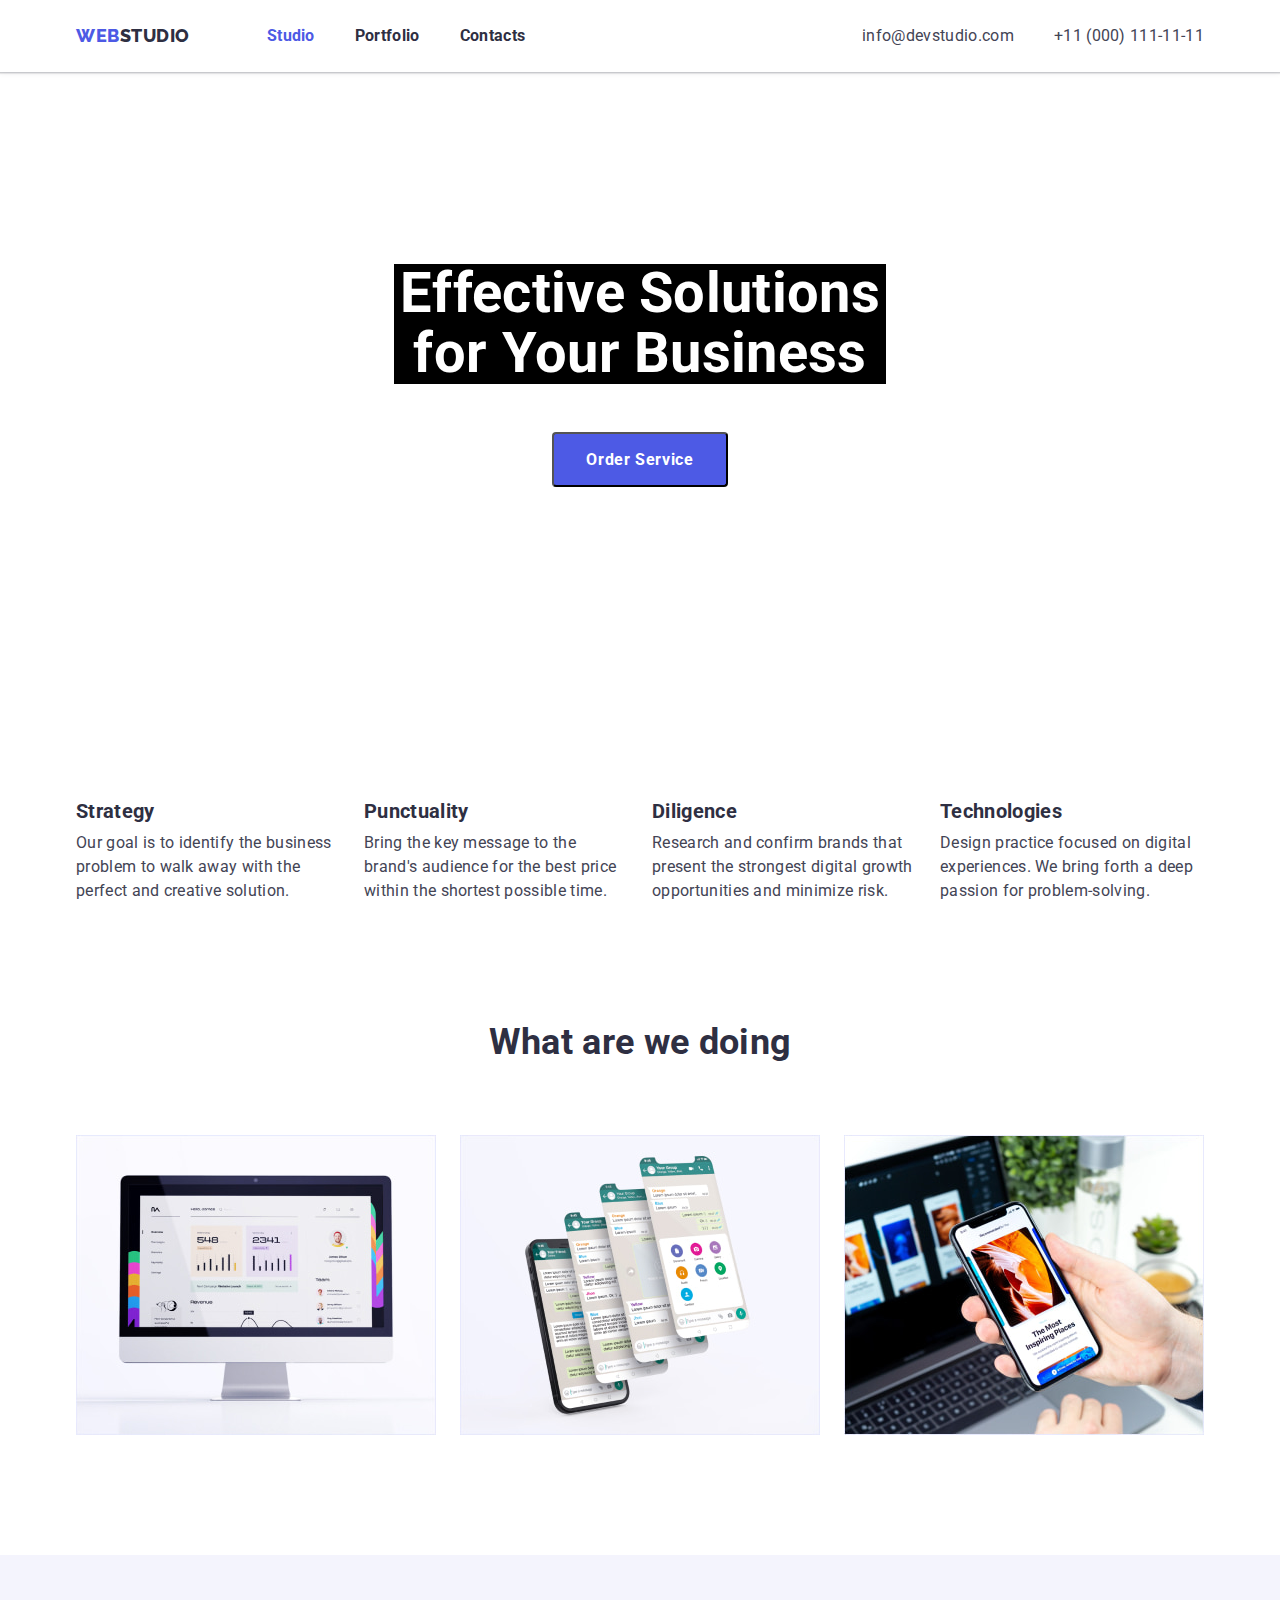
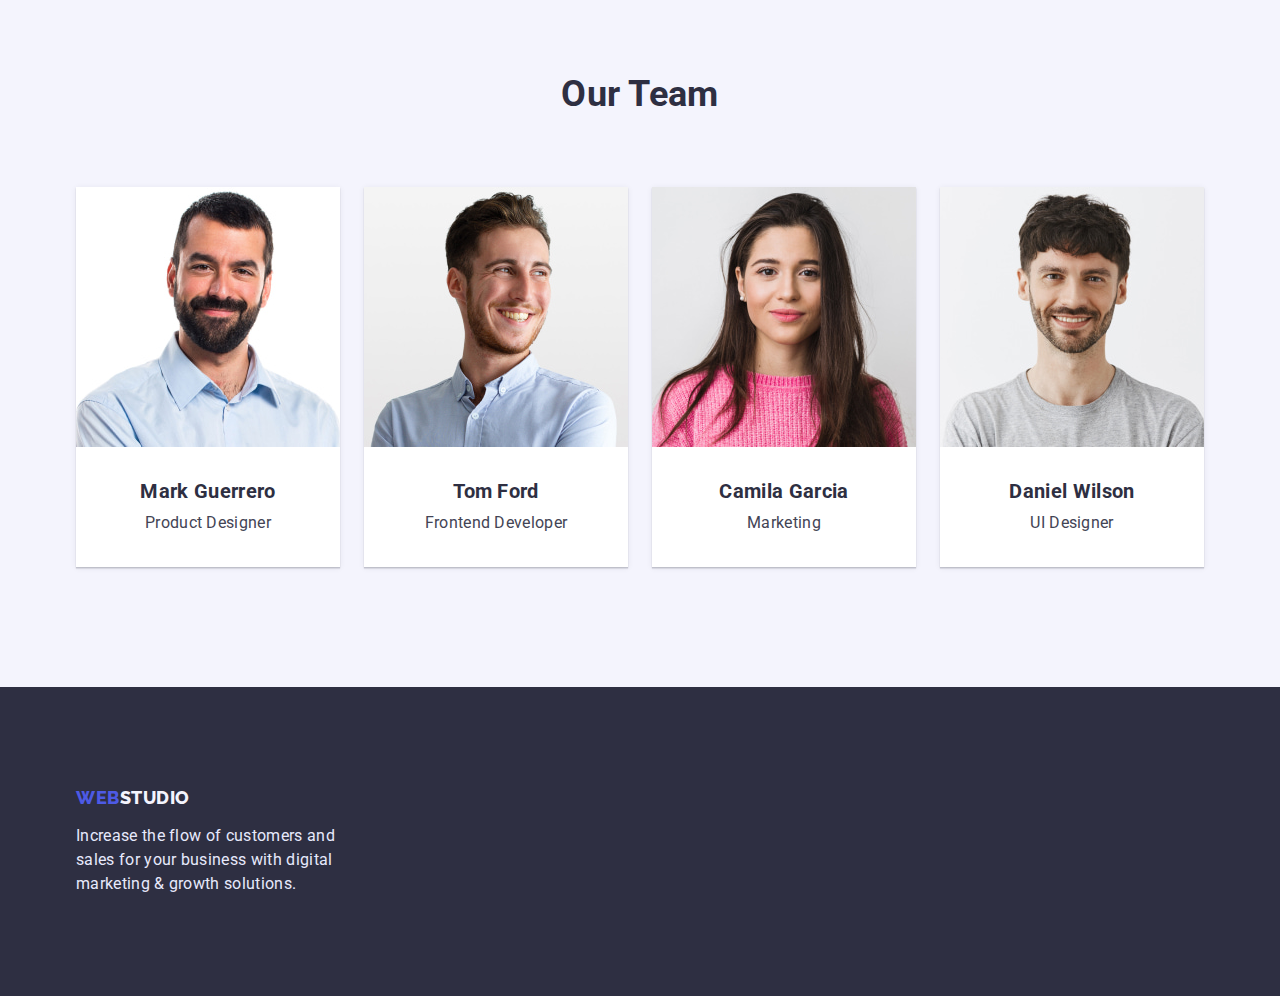
<file: index.html>
<!DOCTYPE html>
<html lang="en">
<head>
    <meta charset="UTF-8">
    <meta http-equiv="X-UA-Compatible" content="IE=edge">
    <meta name="viewport" content="width=device-width, initial-scale=1.0">
    <title>Document</title>
    <link rel="preconnect" href="https://fonts.googleapis.com">
    <link rel="preconnect" href="https://fonts.gstatic.com" crossorigin>
    <link href="https://fonts.googleapis.com/css2?family=Raleway:wght@800&family=Roboto:wght@400;700&display=swap"
        rel="stylesheet">
    <link rel="stylesheet" href="https://cdnjs.cloudflare.com/ajax/libs/modern-normalize/1.1.0/modern-normalize.min.css">
    <link rel="stylesheet" href="./css/styles.css">
</head>
<body>
    <header class="page-header">
        <div class="container main-nav">
            <a href="./index.html" class="logo link"><span class="accent">WEB</span>STUDIO</a>
            <nav>
                <ul class="site-nav list">
                    <li class="item"><a href="" class="link current">Studio</a></li>
                    <li class="item"><a href="./portfolio.html" class="link">Portfolio</a></li>
                    <li class="item"><a href="" class="link">Contacts</a></li>
                </ul>
            </nav>
            <ul class="contacts list">
                <li class="item"><a href="mailto:info@devstudio.com" class="link">info@devstudio.com</a></li>
                <li class="item"><a href="tel:+110001111111" class="link">+11 (000) 111-11-11</a></li>
            </ul>
        </div>
    </header>
    <main>
        <section class="hero">
            <h1 class="hero-title">Effective Solutions for Your Business</h1>
            <button type="button" class="button">Order Service</button>
        </section>
        <section class="section no-padding-bottom">
            <div class="container">
                <h2 class="section-title visually-hidden">Advantages</h2>
                <ul class="advantages-list list">
                    <li class="advantages-element">
                        <h3 class="title">Strategy</h3>
                        <p>Our goal is to identify the business problem to walk away with the perfect and creative solution.</p>
                    </li>
                    <li class="advantages-element">
                        <h3 class="title">Punctuality</h3>
                        <p>Bring the key message to the brand's audience for the best price within the shortest possible time.</p>
                    </li>
                    <li class="advantages-element">
                        <h3 class="title">Diligence</h3>
                        <p>Research and confirm brands that present the strongest digital growth opportunities and minimize risk.</p>
                    </li>
                    <li class="advantages-element">
                        <h3 class="title">Technologies</h3>
                        <p>Design practice focused on digital experiences. We bring forth a deep passion for problem-solving.</p>
                    </li>
                </ul>
            </div>      
        </section>
        <section class="section">
            <div class="container">
                <h2 class="section-title">What are we doing</h2>
                <ul class="work-list list">
                    <li class="work-element"><img src="./images/computer.jpg" alt="computer monitor" width="360"></li>
                    <li class="work-element"><img src="./images/phones.jpg" alt="mobile phone and many screens" width="360"></li>
                    <li class="work-element"><img src="./images/phone.jpg" alt="mobile phone in hand on laptop background" width="360"></li>
                </ul>
            </div>
        </section>
        <section class="section team">
            <div class="container">
                <h2 class="section-title">Our Team</h2>
                <ul class="member-list list">
                    <li class="member-element">
                        <img src="./images/mark.jpg" alt="Mark Guerrero's photo" width="264">
                        <div class="member-description">
                            <h3 class="title">Mark Guerrero</h3>
                            <p>Product Designer</p>
                        </div>              
                    </li>
                    <li class="member-element">
                        <img src="./images/tom.jpg" alt="Tom Ford's photo" width="264">
                        <div class="member-description">
                            <h3 class="title">Tom Ford</h3>
                            <p>Frontend Developer</p>
                        </div>              
                    </li>
                    <li class="member-element">
                        <img src="./images/camila.jpg" alt="Camila Garcia's photo" width="264">
                        <div class="member-description">
                            <h3 class="title">Camila Garcia</h3>
                            <p>Marketing</p>
                        </div>          
                    </li>
                    <li class="member-element">
                        <img src="./images/daniel.jpg" alt="Daniel Wilson's photo" width="264">
                        <div class="member-description">
                            <h3 class="title">Daniel Wilson</h3>
                            <p>UI Designer</p>
                        </div>
                    </li>
                </ul>
            </div> 
        </section>
    </main>
    <footer class="footer">
        <div class="container">
            <a href="./index.html" class="logo-footer link"><span class="accent">WEB</span>STUDIO</a>
            <p class="text">Increase the flow of customers and sales for your business with digital marketing & growth solutions.
            </p>
        </div>       
    </footer>
</body>
</html>
</file>
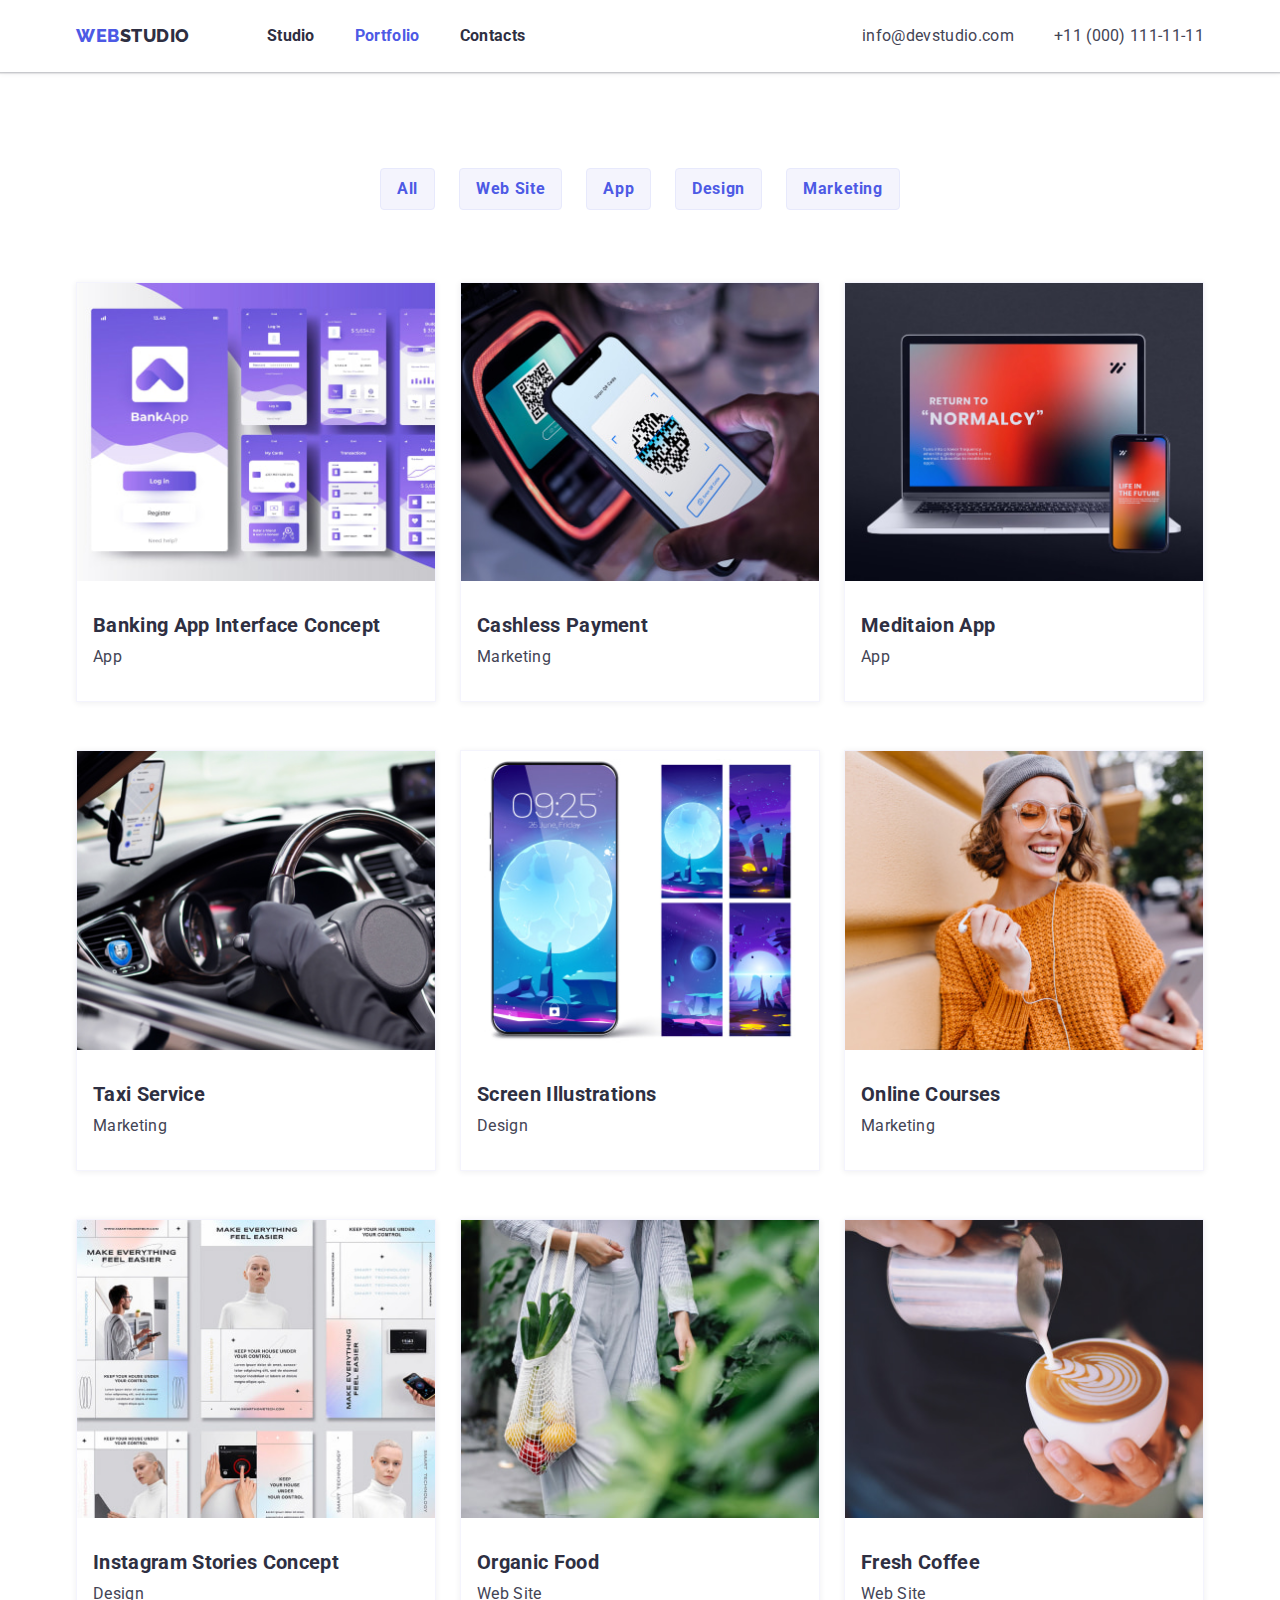
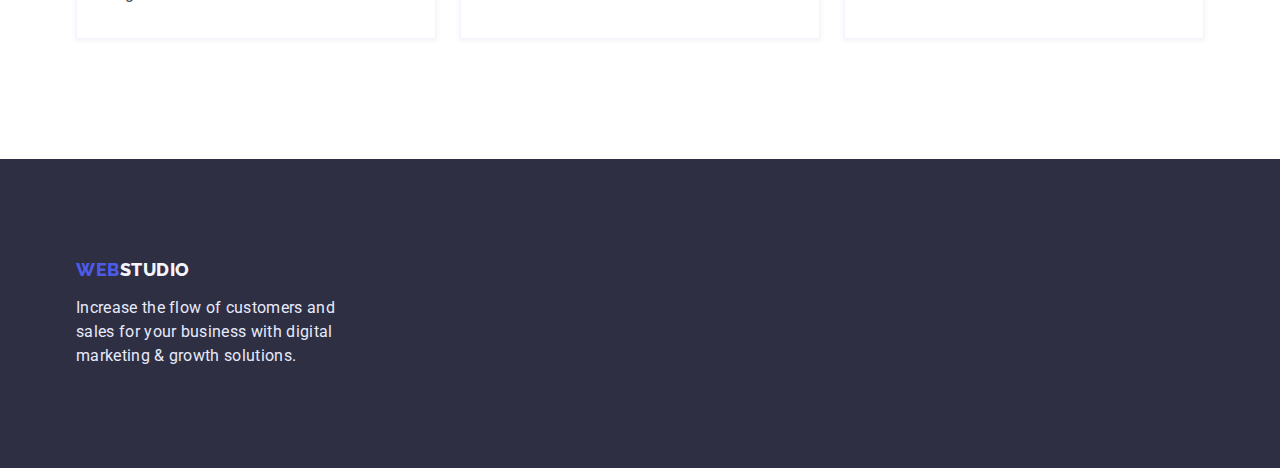
<file: portfolio.html>
<!DOCTYPE html>
<html lang="en">
<head>
    <meta charset="UTF-8">
    <meta http-equiv="X-UA-Compatible" content="IE=edge">
    <meta name="viewport" content="width=device-width, initial-scale=1.0">
    <title>Document</title>
    <link rel="preconnect" href="https://fonts.googleapis.com">
    <link rel="preconnect" href="https://fonts.gstatic.com" crossorigin>
    <link href="https://fonts.googleapis.com/css2?family=Raleway:wght@800&family=Roboto:wght@400;700&display=swap"
        rel="stylesheet">
    <link rel="stylesheet" href="https://cdnjs.cloudflare.com/ajax/libs/modern-normalize/1.1.0/modern-normalize.min.css">
    <link rel="stylesheet" href="./css/styles.css">
</head>
<body>
    <header class="page-header">
        <div class="container main-nav">
            <a href="./index.html" class="logo link"><span class="accent">WEB</span>STUDIO</a>
            <nav>
                <ul class="site-nav list">
                    <li class="item"><a href="./index.html" class="link">Studio</a></li>
                    <li class="item"><a href="" class="link current">Portfolio</a></li>
                    <li class="item"><a href="" class="link">Contacts</a></li>
                </ul>
            </nav>
            <ul class="contacts list">
                <li class="item"><a href="mailto:info@devstudio.com" class="link">info@devstudio.com</a></li>
                <li class="item"><a href="tel:+110001111111" class="link">+11 (000) 111-11-11</a></li>
            </ul>
        </div>
    </header>
    <main>
        <section class="section projects">
            <div class="container">
                <h1 class="section-title visually-hidden">Our projects</h1>
                <ul class="filter list">
                    <li class="item"><button type="button" class="button">All</button></li>
                    <li class="item"><button type="button" class="button">Web Site</button></li>
                    <li class="item"><button type="button" class="button">App</button></li>
                    <li class="item"><button type="button" class="button">Design</button></li>
                    <li class="item"><button type="button" class="button">Marketing</button></li>
                </ul>
                <ul class="projects-list list">
                    <li class="project-card">
                        <a href="" class="link">
                            <img src="./images/project1.jpg" alt="different interface screens of the banking app" width="360">
                            <div class="card-description">
                                <h2 class="title">Banking App Interface Concept</h2>
                                <p>App</p>
                            </div>
                        </a>
                    </li>
                    <li class="project-card">
                        <a href="" class="link">
                            <img src="./images/project2.jpg" alt="the mobile phone scans the QR code from the terminal" width="360">
                            <div class="card-description">
                                <h2 class="title">Cashless Payment</h2>
                                <p>Marketing</p>
                            </div>        
                        </a>
                    </li>
                    <li class="project-card">
                        <a href="" class="link">
                            <img src="./images/project3.jpg" alt="a mobile phone and a laptop" width="360">
                            <div class="card-description">
                                <h2 class="title">Meditaion App</h2>
                                <p>App</p>
                            </div>
                        </a>
                    </li>
                    <li class="project-card">
                        <a href="" class="link">
                            <img src="./images/project4.jpg" alt="the driver holds the handlebar of the car" width="360">
                            <div class="card-description">
                                <h2 class="title">Taxi Service</h2>
                                <p>Marketing</p>
                            </div> 
                        </a>
                    </li>
                    <li class="project-card">
                        <a href="" class="link">
                            <img src="./images/project5.jpg" alt="a mobile phone and four screen illustrations" width="360">
                            <div class="card-description">
                                <h2 class="title">Screen Illustrations</h2>
                                <p>Design</p>
                            </div>         
                        </a>
                    </li>
                    <li class="project-card">
                        <a href="" class="link">
                            <img src="./images/project6.jpg" alt="a girl in headphones listens to music from mobile phone " width="360">
                            <div class="card-description">
                                <h2 class="title">Online Courses</h2>
                                <p>Marketing</p>
                            </div>                          
                        </a>
                    </li>
                    <li class="project-card">
                        <a href="" class="link">
                            <img src="./images/project7.jpg" alt="different screens for Instagram stories" width="360">
                            <div class="card-description">
                                <h2 class="title">Instagram Stories Concept</h2>
                                <p>Design</p>
                            </div>
                        </a>
                    </li>
                    <li class="project-card">
                        <a href="" class="link">
                            <img src="./images/project8.jpg" alt="the girl is holding a bag with vegetables" width="360">
                            <div class="card-description">
                                <h2 class="title">Organic Food</h2>
                                <p>Web Site</p>
                            </div>
                        </a>
                    </li>
                    <li class="project-card">
                        <a href="" class="link">
                            <img src="./images/project9.jpg" alt="a man makes a drawing from foam on coffee" width="360">
                            <div class="card-description">
                                <h2 class="title">Fresh Coffee</h2>
                                <p>Web Site</p>
                            </div>  
                        </a>
                    </li>
                </ul>
            </div>
            
        </section>
    </main>
    <footer class="footer">
        <div class="container">
            <a href="./index.html" class="logo-footer link"><span class="accent">WEB</span>STUDIO</a>
            <p class="text">Increase the flow of customers and sales for your business with digital marketing & growth solutions.
            </p>
        </div>
    </footer>
</body>
</html>
</file>
<file: css/styles.css>
/* Основний колір тексту #434455 */
/* Додатковий колір тексту #2E2F42 */
/* Колір акценту #4D5AE5 */
/* Білий #FFFFFF */
/* Світло-сірий #F4F4FD */
/* Cірий #E7E9FC */

html {
    box-sizing: border-box;
}

*,
*::before,
*::after {
    box-sizing: inherit;
}

:root {
--primary-text-colour: #434455;
--title-text-colour: #2E2F42;
--accent-color: #4D5AE5;
--white-color: #FFFFFF;
--light-grey-color: #F4F4FD;
--grey-color: #E7E9FC;
}

body {
    background-color: #FFFFFF;
    color: var(--primary-text-colour);
    font-family: 'Roboto', sans-serif;
    font-weight: 400;
    font-size: 16px;
    line-height: 1.5;
    letter-spacing: 0.02em;
}

img {
    display: block;
    max-width: 100%;
    height: auto;
    margin-bottom: 0;
}

.container {
    margin-left: auto;
    margin-right: auto;
    padding-left: 12px;
    padding-right: 12px;
    width: 1152px;
}

.link {
    text-decoration: none;
}

.list {
    padding: 0;
    margin: 0;
    list-style: none;
}

h1, h2, h3, p {
    margin: 0;
}

ul {
    margin: 0;
    padding: 0;
}

/* Header */

.page-header {
    box-shadow: 0px 2px 1px rgba(46, 47, 66, 0.08), 0px 1px 1px rgba(46, 47, 66, 0.16), 0px 1px 6px rgba(46, 47, 66, 0.08);
}

.main-nav {
    display: flex;
    align-items: center;
}

/* Logo */

.logo {
    color: var(--title-text-colour);
    font-family: 'Raleway', sans-serif;
    font-weight: 800;
    font-size: 18px;
    line-height: 1.33;
    letter-spacing: 0.03em;
}

.accent {
    color: var(--accent-color);
}

/* Navigation */

.site-nav {
    display: flex;
    margin-left: 77px;
}

.site-nav .item + .item,
.contacts .item + .item {
    margin-left: 40px;
}

.site-nav .link {
    display: block;
    padding-top: 24px;
    padding-bottom: 24px;
    color: var(--title-text-colour);
    font-weight: 700;
    font-size: 16px;
    line-height: 1.5;
}

.site-nav .link:hover,
.site-nav .link:focus {
    color: var(--primary-text-colour);
}

.site-nav .link:active,
.site-nav .link.current {
    color: var(--accent-color);
}

/* Contacts */

.contacts {
    display: flex;
    margin-left: auto;
}

.contacts .link {
    color: var(--primary-text-colour);
    font-weight: 400;
    font-size: 16px;
    line-height: 1.5;
}

.contacts .link:hover,
.contacts .link:focus {
    color: var(--accent-color);
}

/* Hero */

.hero {
    padding-top: 192px;
    padding-bottom: 192px;
    text-align: center;
}

.hero-title {
    margin: 0 auto 48px;
    width: 492px;
    background-color: black;
    color: var(--white-color);
    font-weight: 700;
    font-size: 56px;
    line-height: 1.07;
}

.button {
    display: inline-block;
    border-radius: 4px;
    padding: 8px 16px;
    cursor: pointer;
    letter-spacing: 0.04em;
    font-family: inherit;
}

.hero .button {
    padding: 16px 32px;
    background-color: var(--accent-color);
    color: var(--white-color);
    font-weight: 700;
    font-size: 16px;
    line-height: 1.19;
    align-items: center;
}

.hero .button:hover,
.hero .button:focus {
    background-color: var(--accent-color);
    color: var(--white-color);
}

/* Section */

.section {
    padding-top: 120px;
    padding-bottom: 120px;
}

.section.no-padding-bottom {
    padding-bottom: 0;
}

.section.projects {
    padding-top: 96px;
}
.section-title {
    margin-bottom: 72px;
    color: var(--title-text-colour);
    font-weight: 700;
    font-size: 36px;
    line-height: 1.11;
    text-align: center;
}

.visually-hidden {
    position: absolute;
    width: 1px;
    height: 1px;
    margin: -1px;
    padding: 0;
    overflow: hidden;
    border: 0;
    clip: rect(0 0 0 0);
}

/* Advantages */

.advantages-list .title,
.member-list .title,
.projects-list .title {
    margin-bottom: 8px;
    color: var(--title-text-colour);
    font-weight: 700;
    font-size: 20px;
    line-height: 1.2;
}

.advantages-list,
.work-list,
.member-list {
    display: flex;
}

.advantages-element {
    width: 264px;
    margin-right: 24px;
}

.advantages-element:nth-child(4n) {
    margin-right: 0;
}

/* Work */

.work-element {
    margin-right: 24px;
}

.work-element:nth-child(3n) {
    margin-right: 0;
}

/* Team */

.team {
    background-color: var(--light-grey-color);
}

.member-element {
    margin-right: 24px;
    text-align: center;
    box-shadow: 0px 1px 6px rgba(46, 47, 66, 0.08), 0px 1px 1px rgba(46, 47, 66, 0.16), 0px 2px 1px rgba(46, 47, 66, 0.08);
}

.member-element:nth-child(4n) {
    margin-right: 0;
}

.member-description {
    padding-top: 32px;
    padding-bottom: 32px;
    background-color: var(--white-color);
}

/* Portfolio */

.filter {
    display: flex;
    align-items: center;
    justify-content: center;
    margin-bottom: 72px;
}

.filter .item + .item {
    margin-left: 24px;
}
.filter .button {
    border: 1px solid var(--grey-color);
    background-color: var(--light-grey-color);
    color: var(--accent-color);
    font-weight: 700;
    font-size: 16px;
    line-height: 1.5;
}

.filter .button:hover,
.filter .button:focus {
    background-color: var(--accent-color);
    color: var(--white-color);
    border: 1px solid var(--accent-color);
}

/* Projects */

.projects-list {
    display: flex;
    flex-wrap: wrap;
}

.projects-list .link {
    color: var(--primary-text-colour);
}
    
.project-card {
    width: 360px;
    margin-right: 24px;
    margin-bottom: 48px;
    border: 0.5px solid var(--light-grey-color);
    box-shadow: 0px 1px 6px rgba(46, 47, 66, 0.08);
}

.project-card:nth-child(3n) {
    margin-right: 0;
}

.project-card:nth-last-child(-n + 3) {
    margin-bottom: 0;
}

.card-description {
    padding-left: 16px;
    padding-top: 32px;
    padding-bottom: 32px;
    
}

/* Footer */

.footer {
    padding-top: 100px;
    padding-bottom: 100px;
    background-color: var(--title-text-colour);
}

.logo-footer {
    display: inline-block;
    margin-bottom: 16px;
    color: var(--light-grey-color);
    font-family: 'Raleway', sans-serif;
    font-weight: 800;
    font-size: 18px;
    line-height: 1.17;
    letter-spacing: 0.03em;
}

.footer .text {
    width: 264px;
    margin-top: 0;
    margin-bottom: 0;
    color: var(--grey-color);
}
</file>
